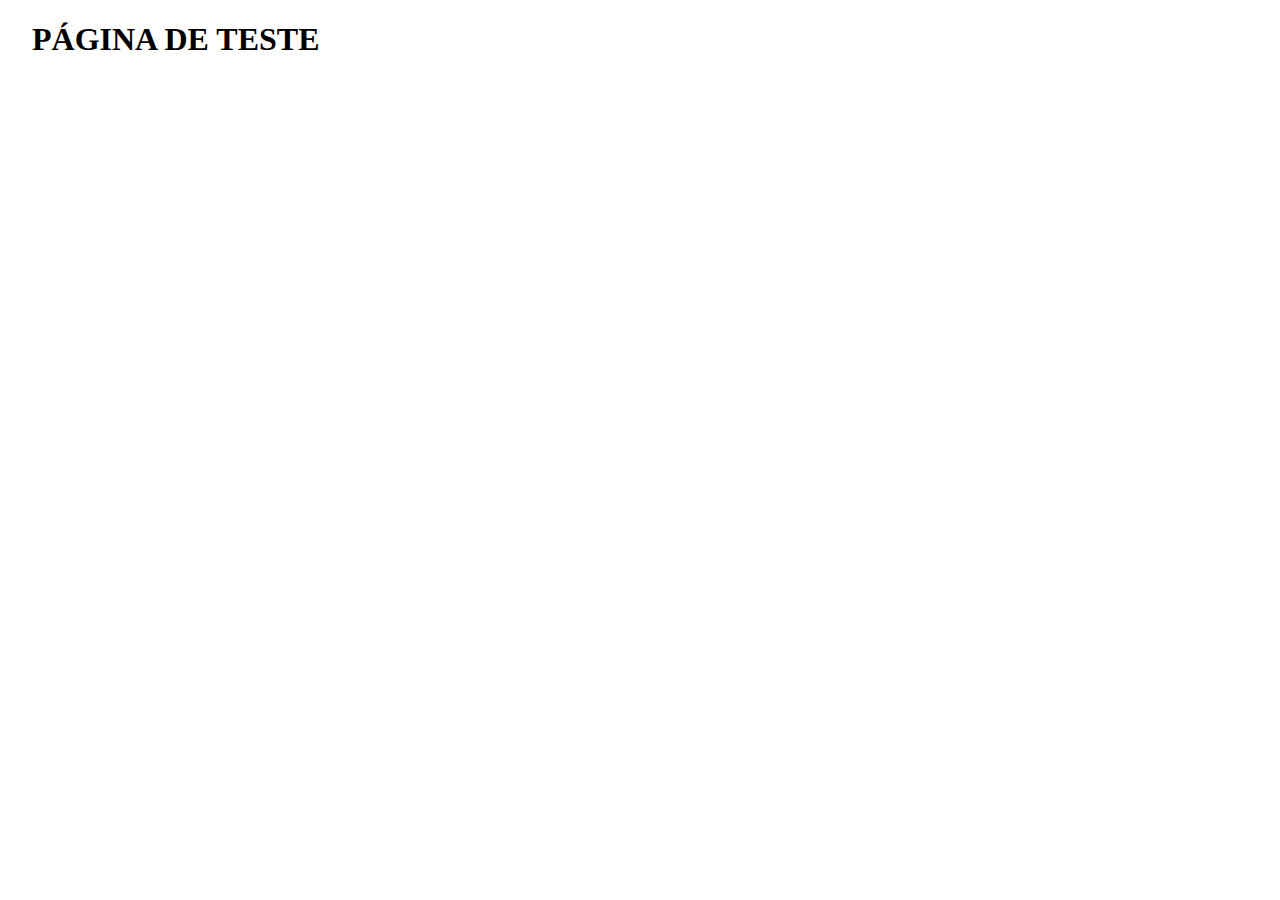
<file: index.html>
<!DOCTYPE html>
<html lang="en">
<head>
    <meta charset="UTF-8">
    <meta name="viewport" content="width=device-width, initial-scale=1.0">
    <link rel="stylesheet" href="index.css">
    <link rel="shortcut icon" href="/assets/logo.png" type="image/x-icon">
    <script type="module" src="/lib/lib.js"></script>
    <title>Tela incial do sistema</title>
</head>
<body>
    <h1>PÁGINA DE TESTE</h1>
</body>
</html>
</file>
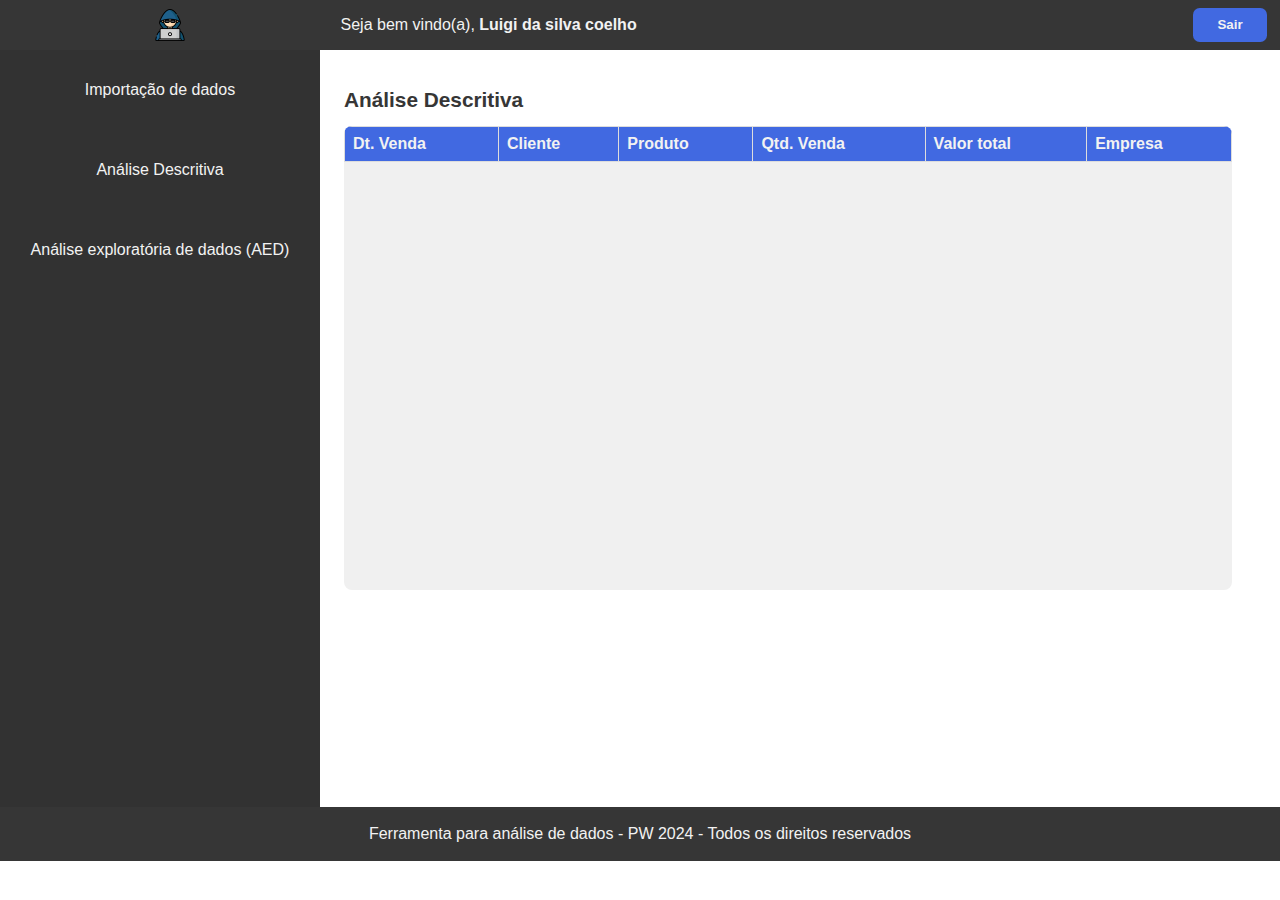
<file: pages/analiseDescritiva/index.html>
<!DOCTYPE html>
<html lang="en">
<head>
    <meta charset="UTF-8">
    <meta name="viewport" content="width=device-width, initial-scale=1.0">
    <link rel="stylesheet" href="index.css">
    <link rel="shortcut icon" href="/assets/logo.png" type="image/x-icon">
    <script type="module" src="/lib/lib.js"></script>
    <title>DataScript Analytics</title>
</head>
<body>
    <wc-header user="Luigi da silva coelho"></wc-header>
    <div>
        <wc-menu></wc-menu>
        <wc-content titleContent="Análise Descritiva">
            <wc-table></wc-table>
        </wc-content>
    </div>
    <script>
        setTimeout(() => {
            const vendas = JSON.parse(localStorage.getItem("vendas"));
            if (vendas == null) {
                alert('Não há dados a serem analisados, insira na tela de importação de dados');   
            }
        }, 200);
    </script>
    <wc-footer></wc-footer>
</body>
</html>
</file>
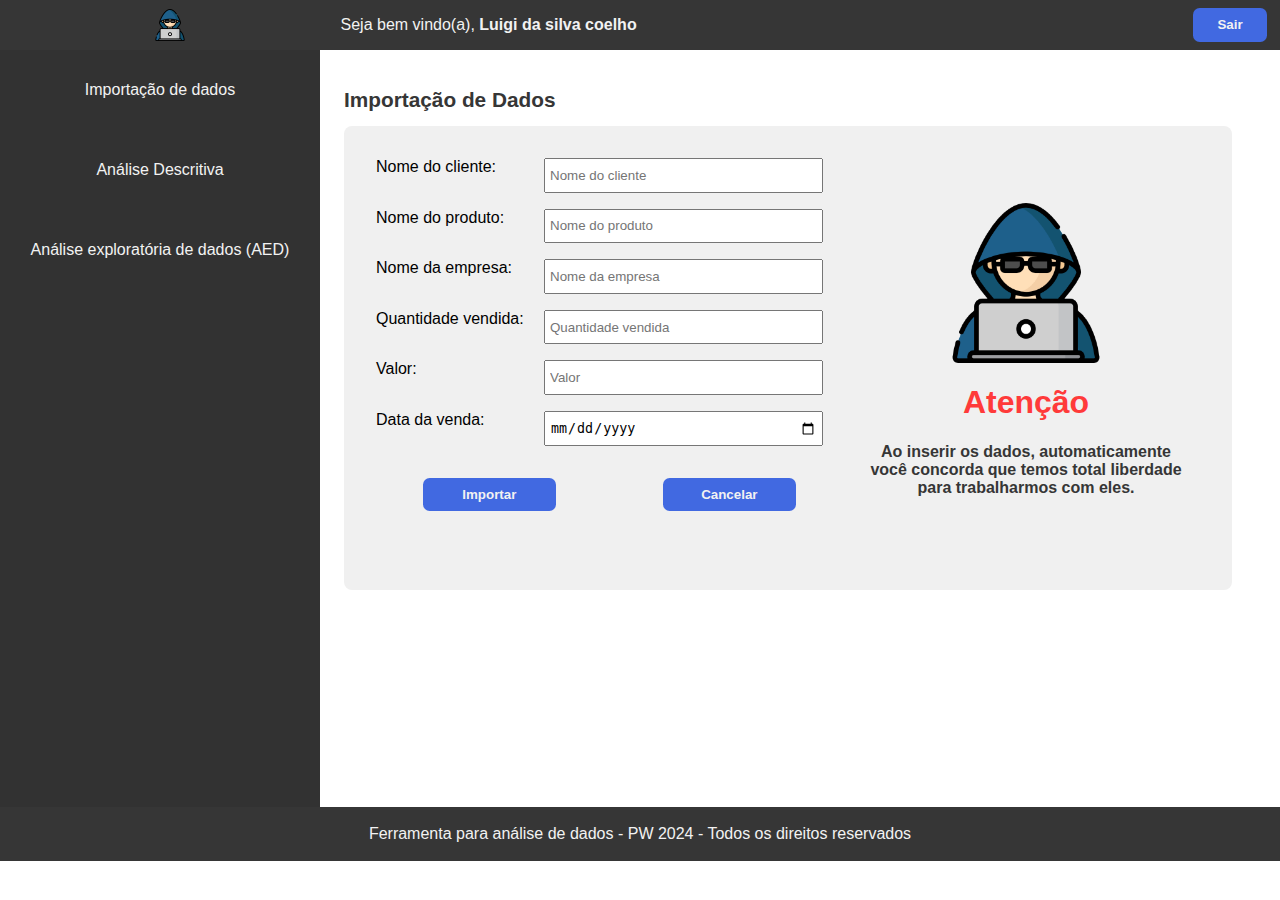
<file: pages/importacaoDados/index.html>
<!DOCTYPE html>
<html lang="en">
<head>
    <meta charset="UTF-8">
    <meta name="viewport" content="width=device-width, initial-scale=1.0">
    <link rel="stylesheet" href="index.css">
    <link rel="shortcut icon" href="/assets/logo.png" type="image/x-icon">
    <script type="module" src="/lib/lib.js"></script>
    <script src="./index.js"></script>
    <title>DataScript Analytics</title>
</head>
<body>
    <wc-header user="Luigi da silva coelho"></wc-header>
    <div>
        <wc-menu></wc-menu>
        <wc-content css="display: flex; flex-direction: row" titleContent="Importação de Dados">
            <form id="formulario" class="container-inputs">
                <wc-input name="cliente"    campo="Nome do cliente"    type="" min="0"></wc-input>
                <wc-input name="produto"    campo="Nome do produto"    type=""></wc-input>
                <wc-input name="empresa"    campo="Nome da empresa"    type=""></wc-input>
                <wc-input name="qtdVenda"   campo="Quantidade vendida" type="number"></wc-input>
                <wc-input name="valorTotal" campo="Valor"              type="number" min="0" max="100000"></wc-input>
                <wc-input name="dataVenda"  campo="Data da venda"      type="date"></wc-input>
                <div class="container-buttons">
                    <button name="importar"> Importar </button>
                    <button name="cancelar"> Cancelar </button>
                </div>
            </form>
            <div class="termo-dados">
                <img src="/assets/logo.png" alt="logo empresa" />
                <h1>Atenção</h1>
                <p>Ao inserir os dados, automaticamente você concorda que temos total liberdade para trabalharmos com eles.</p>
            </div>
            <script>
                document.getElementById('formulario').addEventListener('submit', function(event) {
                    event.preventDefault();

                    var botaoSelecionado = document.activeElement;
                    if (botaoSelecionado.name == "importar") {
                        importar();
                    } else {
                        limpar();
                    }
                });
            </script>
        </wc-content>
    </div>
    <wc-footer></wc-footer>
</body>
</html>
</file>
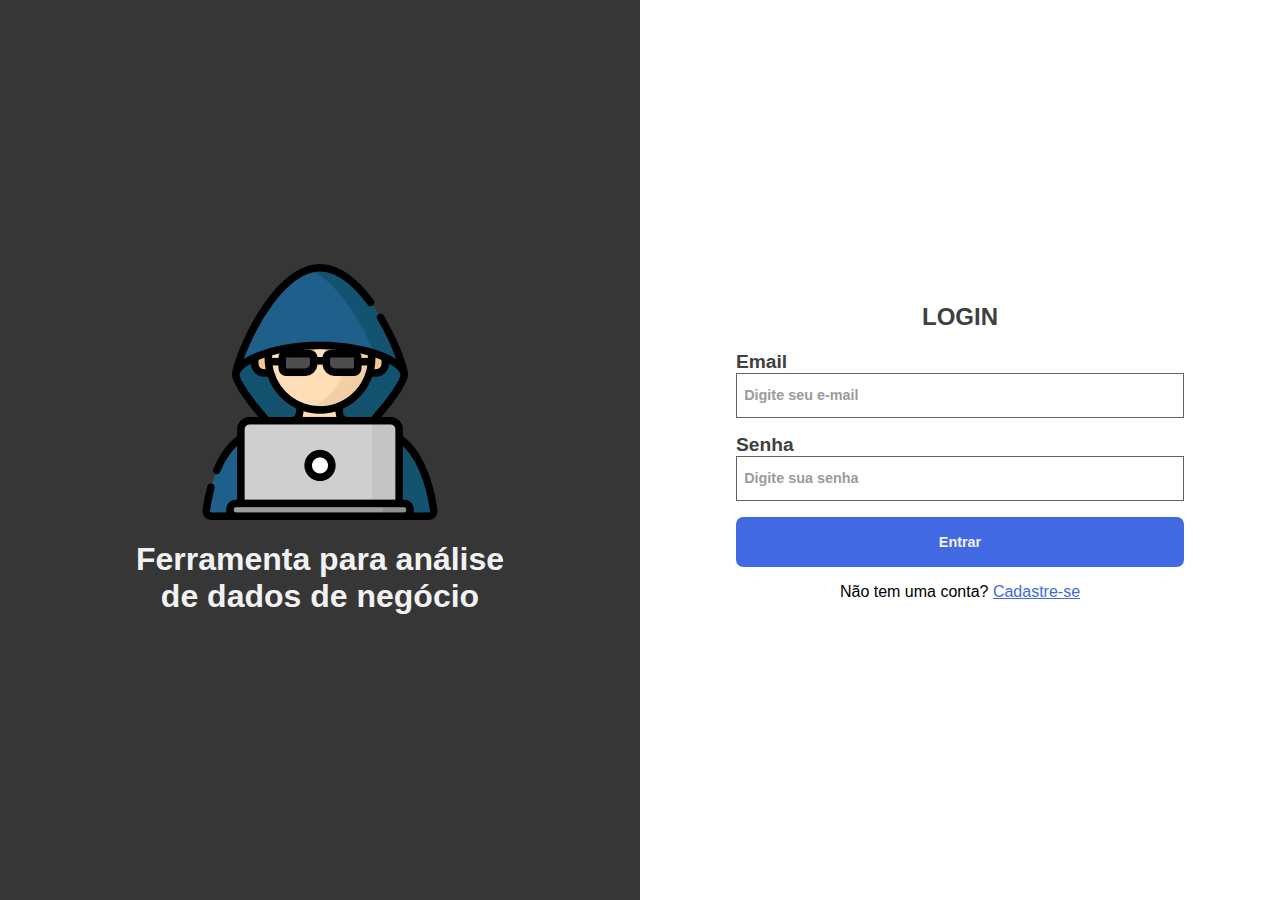
<file: pages/login/index.html>
<!DOCTYPE html>
<html lang="en">

<head>
    <meta charset="UTF-8">
    <meta name="viewport" content="width=device-width, initial-scale=1.0">
    <link rel="stylesheet" href="index.css">
    <script type="module" src="/lib/lib.js"> </script>
    <link rel="shortcut icon" href="/assets/logo.png" type="image/x-icon">
    <title>DataScript Analytics</title>
</head>

<body>
    <main>
        <wc-parte-preta-login></wc-parte-preta-login>
        <wc-parte-branca-login></wc-parte-branca-login>
    </main>
</body>

</html>
</file>
<file: index.css>
body {
    margin: 0px;
}

main {
    display: flex;
    flex-direction: row;
    height: 85.1vh;
}

section {
    width: 100%;
}

h1 {
    margin-left: 1em;
}
</file>
<file: pages/analiseDescritiva/index.css>
* {
    font-family: sans-serif;
}

body {
    margin: 0px;
}

div {
    display: flex;
    flex-direction: row;
    height: 85.1vh;
}

@media(max-width: 1366px) {
    div {
        height: 84.1vh;
    }
}
</file>
<file: pages/importacaoDados/index.css>
* {
    font-family: sans-serif;
}

body {
    margin: 0px;
}

div {
    display: flex;
    flex-direction: row;
    height: 85.1vh;
}

.container-inputs {
    display: flex;
    flex-direction: column;

    width: 50%;
    margin: 2em 0em 0em 2em;
}

.container-buttons {
    display: flex;
    flex-direction: row;
    justify-content: space-around;
    
    width: 30em;
    height: 3em;
    
    margin: 1em 0em 0em 0em;
}

button {
    background-color: #4169E1;
    font-weight: bold;
    color: #f2f2f2;

    height: 2.5em;
    width: 10em;
    margin-right: 1em;

    border: none;
    border-radius: 0.5em;
}

button:hover {
    background-color: #537eff;
    cursor: pointer;
}

.termo-dados {
    display: flex;
    flex-direction: column;
    justify-content: center;
    align-items: center;
    
    height: 28em;
    width: 50%;
}

img {
    height: 10em;
    width: 10em;
}

h1 {
    color: #ff3a3a;
}

p {
    width: 80%;
    text-align: center;
    font-weight: bold;
    color: #363636;
    margin: 0px;
}

@media(max-width: 1366px) {
    div {
        height: 84.1vh;
    }
}
</file>
<file: pages/login/index.css>
* {
    font-family: sans-serif;
}

body {
    margin: 0px;
}

main {
    display: flex;
    flex-direction: row;
}
</file>
